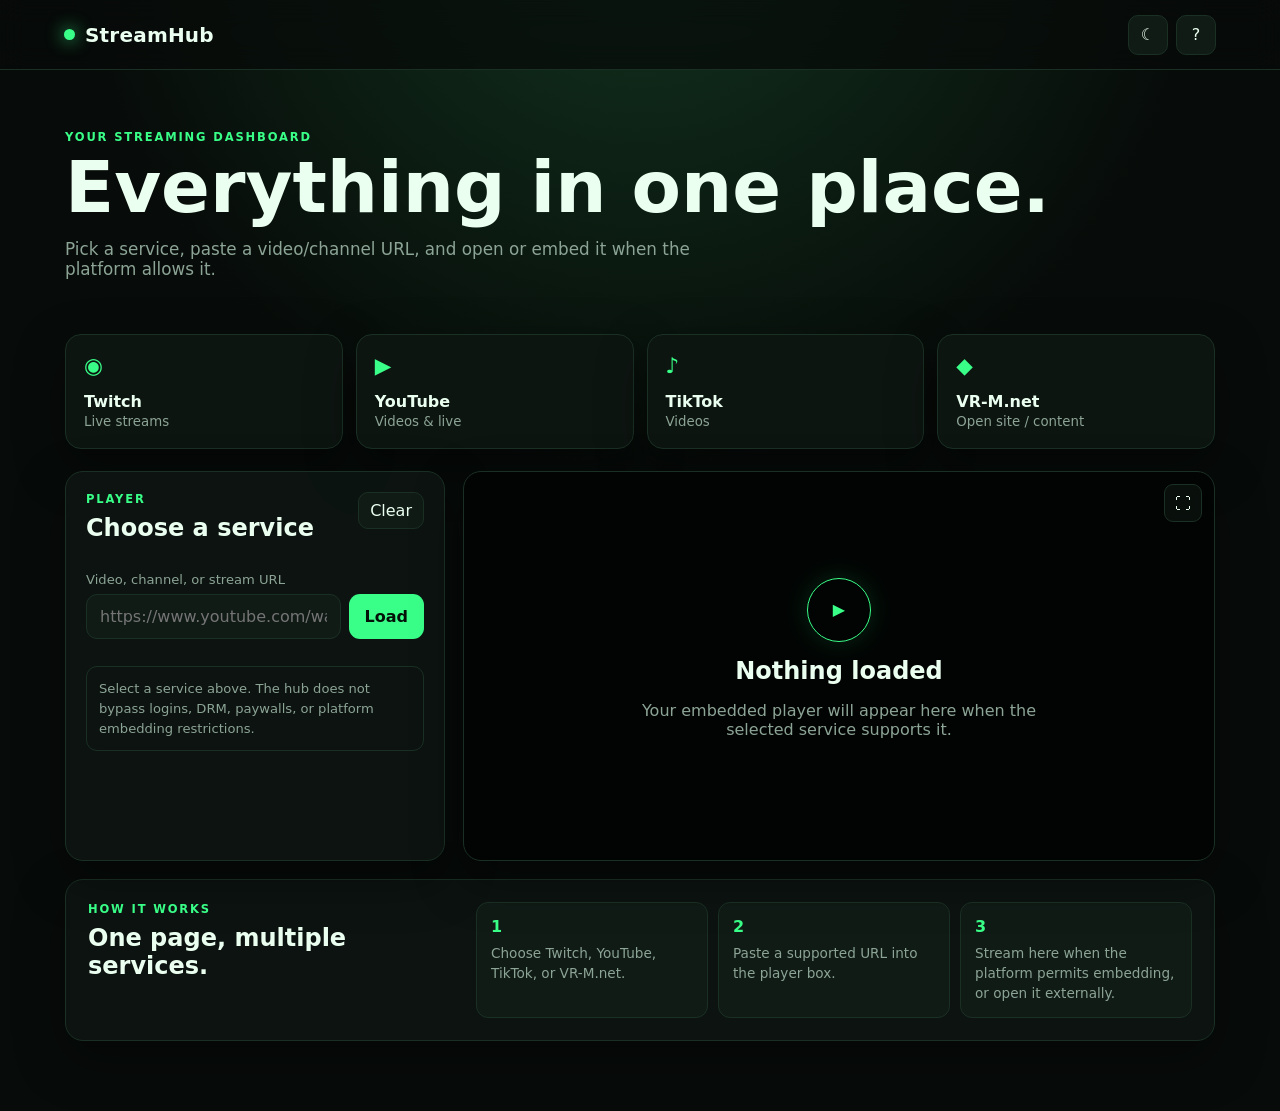
<file: index.html>
<!doctype html>
<html lang="en">
<head>
  <meta charset="utf-8">
  <meta name="viewport" content="width=device-width,initial-scale=1">
  <title>StreamHub</title>
  <meta name="description" content="A personal streaming hub for Twitch, YouTube, TikTok and VR-M.net.">
  <link rel="stylesheet" href="style.css">
</head>
<body>
  <header class="topbar">
    <div class="brand"><span class="brand-dot"></span>StreamHub</div>
    <div class="top-actions">
      <button id="themeBtn" class="icon-btn" title="Toggle theme">☾</button>
      <button id="aboutBtn" class="icon-btn" title="About">?</button>
    </div>
  </header>

  <main>
    <section class="hero">
      <div>
        <p class="eyebrow">YOUR STREAMING DASHBOARD</p>
        <h1>Everything in one place.</h1>
        <p class="sub">Pick a service, paste a video/channel URL, and open or embed it when the platform allows it.</p>
      </div>
    </section>

    <section class="service-grid" aria-label="Streaming services">
      <button class="service twitch" data-service="twitch"><b>◉</b><span>Twitch</span><small>Live streams</small></button>
      <button class="service youtube" data-service="youtube"><b>▶</b><span>YouTube</span><small>Videos & live</small></button>
      <button class="service tiktok" data-service="tiktok"><b>♪</b><span>TikTok</span><small>Videos</small></button>
      <button class="service vrm" data-service="vrm"><b>◆</b><span>VR-M.net</span><small>Open site / content</small></button>
    </section>

    <section class="workspace">
      <div class="panel controls">
        <div class="panel-head">
          <div>
            <p class="eyebrow">PLAYER</p>
            <h2 id="playerTitle">Choose a service</h2>
          </div>
          <button id="clearBtn" class="small-btn">Clear</button>
        </div>

        <label for="urlInput">Video, channel, or stream URL</label>
        <div class="url-row">
          <input id="urlInput" type="url" placeholder="https://www.youtube.com/watch?v=...">
          <button id="loadBtn" class="primary">Load</button>
        </div>

        <div id="quickLinks" class="quick-links"></div>

        <div id="notice" class="notice">
          Select a service above. The hub does not bypass logins, DRM, paywalls, or platform embedding restrictions.
        </div>
      </div>

      <div id="playerPanel" class="panel player-panel">
        <div id="emptyPlayer" class="empty-player">
          <div class="play-ring">▶</div>
          <h2>Nothing loaded</h2>
          <p>Your embedded player will appear here when the selected service supports it.</p>
        </div>
        <button id="fullscreenBtn" class="fullscreen-btn" title="Fullscreen" hidden>⛶</button>
        <iframe id="player" title="Streaming player" allow="autoplay; fullscreen; picture-in-picture; encrypted-media; web-share" allowfullscreen hidden></iframe>
        <div id="externalCard" class="external-card" hidden>
          <div class="external-icon">↗</div>
          <h2>Open on the service</h2>
          <p>This site does not allow this content to be embedded here.</p>
          <a id="externalLink" class="primary link-btn" target="_blank" rel="noopener noreferrer">Open</a>
        </div>
      </div>
    </section>

    <section class="panel help">
      <div>
        <p class="eyebrow">HOW IT WORKS</p>
        <h2>One page, multiple services.</h2>
      </div>
      <div class="help-grid">
        <div><b>1</b><span>Choose Twitch, YouTube, TikTok, or VR-M.net.</span></div>
        <div><b>2</b><span>Paste a supported URL into the player box.</span></div>
        <div><b>3</b><span>Stream here when the platform permits embedding, or open it externally.</span></div>
      </div>
    </section>
  </main>

  <dialog id="aboutDialog">
    <button class="dialog-close" id="closeAbout">×</button>
    <p class="eyebrow">ABOUT STREAMHUB</p>
    <h2>Built for a GitHub Pages site.</h2>
    <p>StreamHub is a front-end launcher/player. It does not proxy, download, decrypt, or bypass any streaming service. Some platforms require their own player or block iframe embedding.</p>
    <p class="muted">For Twitch embeds, the platform requires a valid <code>parent</code> domain. GitHub Pages sites are supported by using your actual Pages hostname.</p>
  </dialog>

  <script src="app.js"></script>
</body>
</html>
</file>
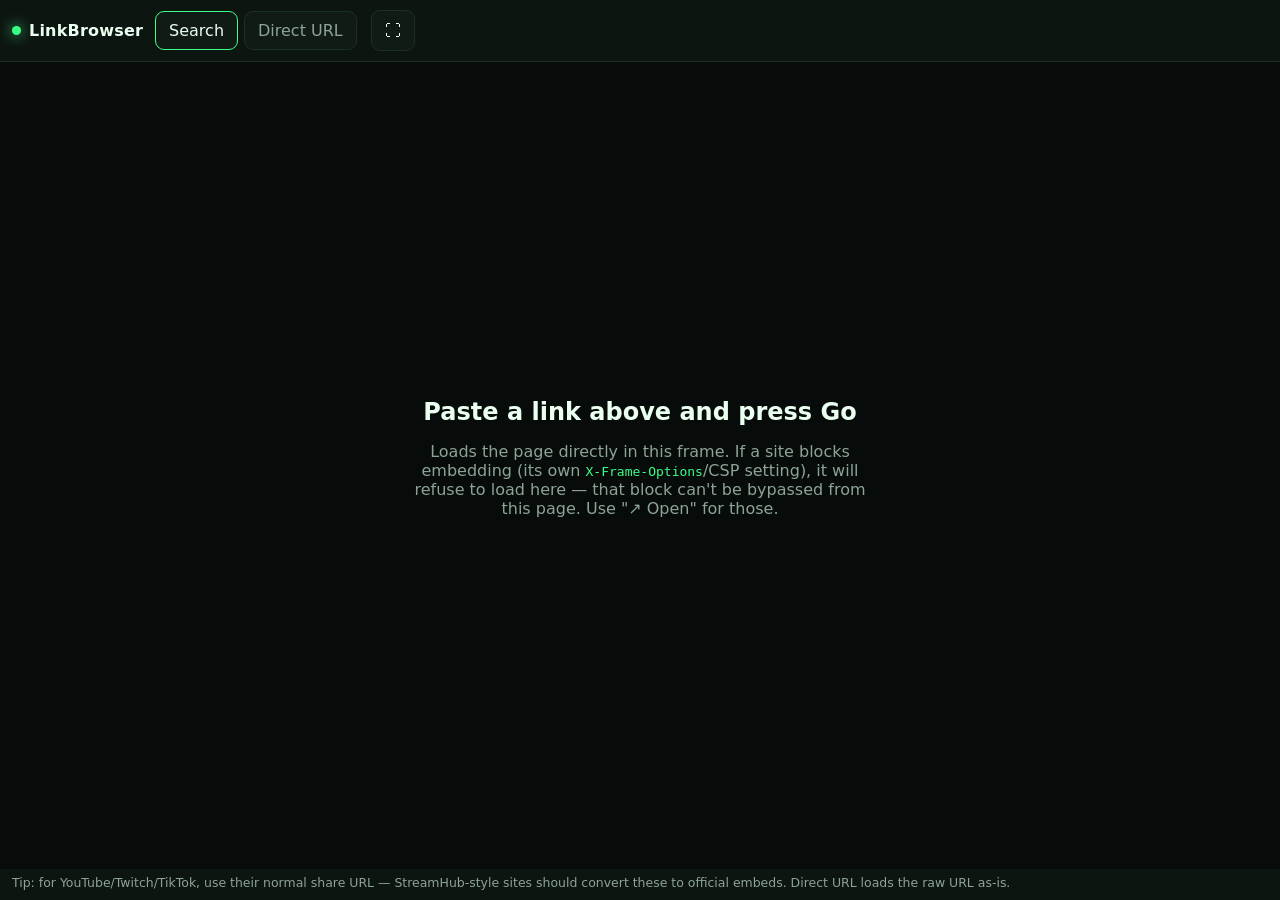
<file: linkbrowser.html>
<!doctype html>
<html lang="en">
<head>
<meta charset="utf-8">
<meta name="viewport" content="width=device-width, initial-scale=1, viewport-fit=cover">
<title>LinkBrowser</title>
<meta name="description" content="Search Google or load a URL directly, in one page.">
<style>
:root{
  --bg:#070b09;--panel:#0d1511;--panel2:#101b16;--text:#eafff0;--muted:#8ca496;
  --line:#1b3025;--accent:#39ff88;--shadow:0 18px 50px rgba(0,0,0,.35);
}
*{box-sizing:border-box}
html,body{margin:0;height:100%;font-family:Inter,ui-sans-serif,system-ui,-apple-system,"Segoe UI",sans-serif;background:var(--bg);color:var(--text)}
body{display:flex;flex-direction:column;padding-top:env(safe-area-inset-top,0px);padding-bottom:env(safe-area-inset-bottom,0px)}
button,input{font:inherit}
button{cursor:pointer}
.bar{display:flex;gap:8px;align-items:center;padding:10px 12px;padding-top:calc(10px + env(safe-area-inset-top,0px));background:var(--panel);border-bottom:1px solid var(--line);flex-wrap:wrap}
.brand{font-weight:900;letter-spacing:.2px;display:flex;gap:8px;align-items:center;margin-right:4px}
.brand-dot{width:9px;height:9px;border-radius:50%;background:var(--accent);box-shadow:0 0 14px var(--accent)}
.tabs{display:flex;gap:6px;margin-right:6px}
.tab{border:1px solid var(--line);border-radius:9px;padding:9px 13px;background:var(--panel2);color:var(--muted)}
.tab.active{color:var(--text);border-color:var(--accent)}
input{flex:1;min-width:120px;padding:10px 12px;border-radius:9px;border:1px solid var(--line);background:var(--panel2);color:var(--text);outline:none}
input:focus{border-color:var(--accent);box-shadow:0 0 0 3px rgba(57,255,136,.08)}
.btn{border:1px solid var(--line);border-radius:9px;padding:10px 13px;background:var(--panel2);color:var(--text)}
.btn.primary{border:0;background:var(--accent);color:#041109;font-weight:800}
.btn.primary:hover{background:#65ffa4}
.btn:hover{border-color:var(--accent);color:var(--accent)}
.stage{position:relative;flex:1;background:#000;overflow:auto}
#frame{position:absolute;inset:0;width:100%;height:100%;border:0}
#hint{position:absolute;inset:0;display:flex;align-items:center;justify-content:center;text-align:center;padding:30px;color:var(--muted)}
#hint .box{max-width:480px}
#hint h2{color:var(--text);margin:0 0 8px}
#hint code{color:var(--accent)}
.note{font-size:.78rem;color:var(--muted);padding:6px 12px 10px;background:var(--panel)}
#searchPane{position:absolute;inset:0;overflow:auto;background:var(--bg);padding:24px;display:none}
#searchPane.active{display:block}
.gcse-search{max-width:820px;margin:0 auto}
/* Loosely restyle the Google CSE widget to sit on a dark background */
.gsc-control-cse{background:transparent!important;border:none!important;padding:0!important}
.gsc-input-box{background:var(--panel2)!important;border-color:var(--line)!important}
.gsc-search-button-v2{background:var(--accent)!important;border-color:var(--accent)!important}
</style>
</head>
<body>
  <div class="bar">
    <div class="brand"><span class="brand-dot"></span>LinkBrowser</div>
    <div class="tabs">
      <button id="tabSearch" class="tab active">Search</button>
      <button id="tabUrl" class="tab">Direct URL</button>
    </div>
    <input id="urlInput" type="text" placeholder="Paste a URL, e.g. https://example.com" autocomplete="off" hidden>
    <button id="goBtn" class="btn primary" hidden>Go</button>
    <button id="openBtn" class="btn" title="Open in a new tab" hidden>↗ Open</button>
    <button id="fsBtn" class="btn" title="Fullscreen">⛶</button>
  </div>
  <div class="stage">
    <div id="searchPane" class="active">
      <!-- Google Programmable Search Engine widget -->
      <script async src="https://cse.google.com/cse.js?cx=f5c3e526bda424aa4"></script>
      <div class="gcse-search"></div>
    </div>
    <div id="hint">
      <div class="box">
        <h2>Paste a link above and press Go</h2>
        <p>Loads the page directly in this frame. If a site blocks embedding (its own <code>X-Frame-Options</code>/CSP setting), it will refuse to load here — that block can't be bypassed from this page. Use "↗ Open" for those.</p>
      </div>
    </div>
    <iframe id="frame" title="Embedded page" allow="autoplay; fullscreen; picture-in-picture; encrypted-media; clipboard-write; web-share" allowfullscreen hidden></iframe>
  </div>
  <div class="note">Tip: for YouTube/Twitch/TikTok, use their normal share URL — StreamHub-style sites should convert these to official embeds. Direct URL loads the raw URL as-is.</div>

<script>
const $ = id => document.getElementById(id);
const input = $("urlInput"), frame = $("frame"), hint = $("hint"), openBtn = $("openBtn"), fsBtn = $("fsBtn");
const goBtn = $("goBtn"), searchPane = $("searchPane"), tabSearch = $("tabSearch"), tabUrl = $("tabUrl");
let current = "";

function showSearch(){
  searchPane.classList.add("active");
  frame.hidden = true; hint.hidden = true;
  input.hidden = true; goBtn.hidden = true; openBtn.hidden = true;
  tabSearch.classList.add("active"); tabUrl.classList.remove("active");
}
function showUrlMode(){
  searchPane.classList.remove("active");
  input.hidden = false; goBtn.hidden = false; openBtn.hidden = false;
  hint.hidden = !!current;
  frame.hidden = !current;
  tabUrl.classList.add("active"); tabSearch.classList.remove("active");
}
tabSearch.onclick = showSearch;
tabUrl.onclick = showUrlMode;

function normalize(raw){
  raw = raw.trim();
  if(!raw) return null;
  if(!/^https?:\/\//i.test(raw)) raw = "https://" + raw;
  try{ return new URL(raw).href; }catch{ return null; }
}

function go(){
  const url = normalize(input.value);
  if(!url){ input.focus(); return; }
  current = url;
  input.value = url;
  frame.src = url;
  frame.hidden = false;
  hint.hidden = true;
}

// Support ?url= to deep-link straight into Direct URL mode, e.g. from a link runner.
(function initFromQuery(){
  const q = new URLSearchParams(location.search).get("url");
  if(q){ showUrlMode(); input.value = q; go(); }
})();

goBtn.onclick = go;
input.addEventListener("keydown", e => { if(e.key === "Enter") go(); });
openBtn.onclick = () => { if(current) window.open(current, "_blank", "noopener"); };

fsBtn.onclick = () => {
  const stage = document.querySelector(".stage");
  if(document.fullscreenElement){ document.exitFullscreen(); }
  else if(stage.requestFullscreen){ stage.requestFullscreen(); }
};
document.addEventListener("fullscreenchange", () => {
  fsBtn.textContent = document.fullscreenElement ? "⤢" : "⛶";
});
</script>
</body>
</html>
</file>
<file: style.css>
:root{
  --bg:#070b09;--panel:#0d1511;--panel2:#101b16;--text:#eafff0;--muted:#8ca496;
  --line:#1b3025;--accent:#39ff88;--accent2:#17c96a;--shadow:0 18px 50px rgba(0,0,0,.35);
}
*{box-sizing:border-box}
html,body{margin:0;min-height:100%;font-family:Inter,ui-sans-serif,system-ui,-apple-system,Segoe UI,sans-serif;background:radial-gradient(circle at 50% -10%,#12351f 0,#070b09 42%);color:var(--text)}
body.light{--bg:#f3faf5;--panel:#fff;--panel2:#eef8f1;--text:#102018;--muted:#5b7163;--line:#cfe2d5;background:linear-gradient(#effaf3,#fff)}
button,input{font:inherit}
button{cursor:pointer}
.topbar{height:70px;padding:0 5vw;display:flex;align-items:center;justify-content:space-between;border-bottom:1px solid var(--line);background:rgba(7,11,9,.72);backdrop-filter:blur(14px);position:sticky;top:0;z-index:10}
.light .topbar{background:rgba(255,255,255,.8)}
.brand{font-weight:900;font-size:1.25rem;letter-spacing:.2px;display:flex;gap:10px;align-items:center}
.brand-dot{width:11px;height:11px;border-radius:50%;background:var(--accent);box-shadow:0 0 18px var(--accent)}
.top-actions{display:flex;gap:8px}.icon-btn,.small-btn{background:var(--panel2);color:var(--text);border:1px solid var(--line);border-radius:10px;padding:8px 11px}.icon-btn{width:40px;height:40px}
main{width:min(1150px,92vw);margin:auto;padding:42px 0 70px}
.hero{padding:18px 0 30px}
.eyebrow{font-size:.72rem;letter-spacing:.16em;color:var(--accent);font-weight:800;margin:0 0 8px}
h1{font-size:clamp(2.2rem,6vw,4.5rem);line-height:.98;margin:0 0 15px}
h2{margin:0 0 8px}.sub{max-width:700px;color:var(--muted);font-size:1.05rem}
.service-grid{display:grid;grid-template-columns:repeat(4,1fr);gap:13px;margin:8px 0 22px}
.service{min-height:105px;text-align:left;padding:18px;border-radius:16px;background:var(--panel);border:1px solid var(--line);color:var(--text);transition:.18s;box-shadow:var(--shadow)}
.service:hover,.service.active{transform:translateY(-2px);border-color:var(--accent);box-shadow:0 0 0 1px rgba(57,255,136,.16),var(--shadow)}
.service b{font-size:1.35rem;display:block;margin-bottom:14px;color:var(--accent)}
.service span{font-weight:850;display:block}.service small{color:var(--muted)}
.workspace{display:grid;grid-template-columns:380px 1fr;gap:18px}
.panel{background:rgba(13,21,17,.9);border:1px solid var(--line);border-radius:18px;box-shadow:var(--shadow)}
.light .panel{background:var(--panel)}
.controls{padding:20px}.panel-head{display:flex;justify-content:space-between;align-items:start;margin-bottom:22px}
label{font-size:.82rem;color:var(--muted);display:block;margin-bottom:7px}
.url-row{display:flex;gap:8px}.url-row input{min-width:0;flex:1}
input{width:100%;padding:12px 13px;border-radius:11px;border:1px solid var(--line);background:var(--panel2);color:var(--text);outline:none}
input:focus{border-color:var(--accent);box-shadow:0 0 0 3px rgba(57,255,136,.08)}
.primary{border:0;border-radius:11px;padding:11px 16px;background:var(--accent);color:#041109;font-weight:900}.primary:hover{background:#65ffa4}
.quick-links{display:flex;flex-wrap:wrap;gap:7px;margin:13px 0}
.quick-links button{border:1px solid var(--line);background:var(--panel2);color:var(--text);border-radius:9px;padding:7px 9px;font-size:.78rem}
.notice{margin-top:14px;padding:12px;border:1px solid var(--line);border-radius:11px;color:var(--muted);font-size:.82rem;line-height:1.5}
.player-panel{min-height:390px;overflow:hidden;display:flex;align-items:center;justify-content:center;position:relative;background:#020403}
#player{border:0;width:100%;height:100%;min-height:390px;background:#000}
.fullscreen-btn{position:absolute;top:12px;right:12px;z-index:5;width:38px;height:38px;border-radius:9px;border:1px solid var(--line);background:rgba(13,21,17,.75);color:var(--text);backdrop-filter:blur(6px);font-size:1rem;display:grid;place-items:center}
.fullscreen-btn:hover{border-color:var(--accent);color:var(--accent)}
.player-panel:fullscreen{background:#000}
.player-panel:fullscreen #player{min-height:100%}
.player-panel:fullscreen .fullscreen-btn{top:16px;right:16px}
.empty-player,.external-card{text-align:center;padding:35px;max-width:520px}.play-ring{margin:auto auto 15px;width:64px;height:64px;border:1px solid var(--accent);border-radius:50%;display:grid;place-items:center;color:var(--accent);box-shadow:0 0 28px rgba(57,255,136,.15)}
.empty-player p,.external-card p{color:var(--muted)}
.link-btn{display:inline-block;text-decoration:none;margin-top:8px}
.external-icon{font-size:3rem;color:var(--accent)}
.help{margin-top:18px;padding:22px;display:grid;grid-template-columns:1fr 2fr;gap:30px}.help-grid{display:grid;grid-template-columns:repeat(3,1fr);gap:10px}.help-grid div{padding:14px;background:var(--panel2);border-radius:12px;border:1px solid var(--line)}.help-grid b{color:var(--accent);display:block;margin-bottom:7px}.help-grid span{font-size:.85rem;color:var(--muted);line-height:1.4}
dialog{width:min(520px,90vw);background:var(--panel);color:var(--text);border:1px solid var(--line);border-radius:18px;padding:26px;box-shadow:0 30px 100px #000}.dialog-close{float:right;background:none;border:0;color:var(--muted);font-size:1.5rem}.muted{color:var(--muted);line-height:1.55}code{color:var(--accent)}
@media(max-width:850px){.service-grid{grid-template-columns:repeat(2,1fr)}.workspace{grid-template-columns:1fr}.help{grid-template-columns:1fr}.help-grid{grid-template-columns:1fr}.player-panel{min-height:300px}}
@media(max-width:480px){main{width:94vw;padding-top:25px}.service-grid{gap:8px}.service{min-height:95px;padding:14px}.url-row{flex-direction:column}.topbar{padding:0 3vw}}
</file>
